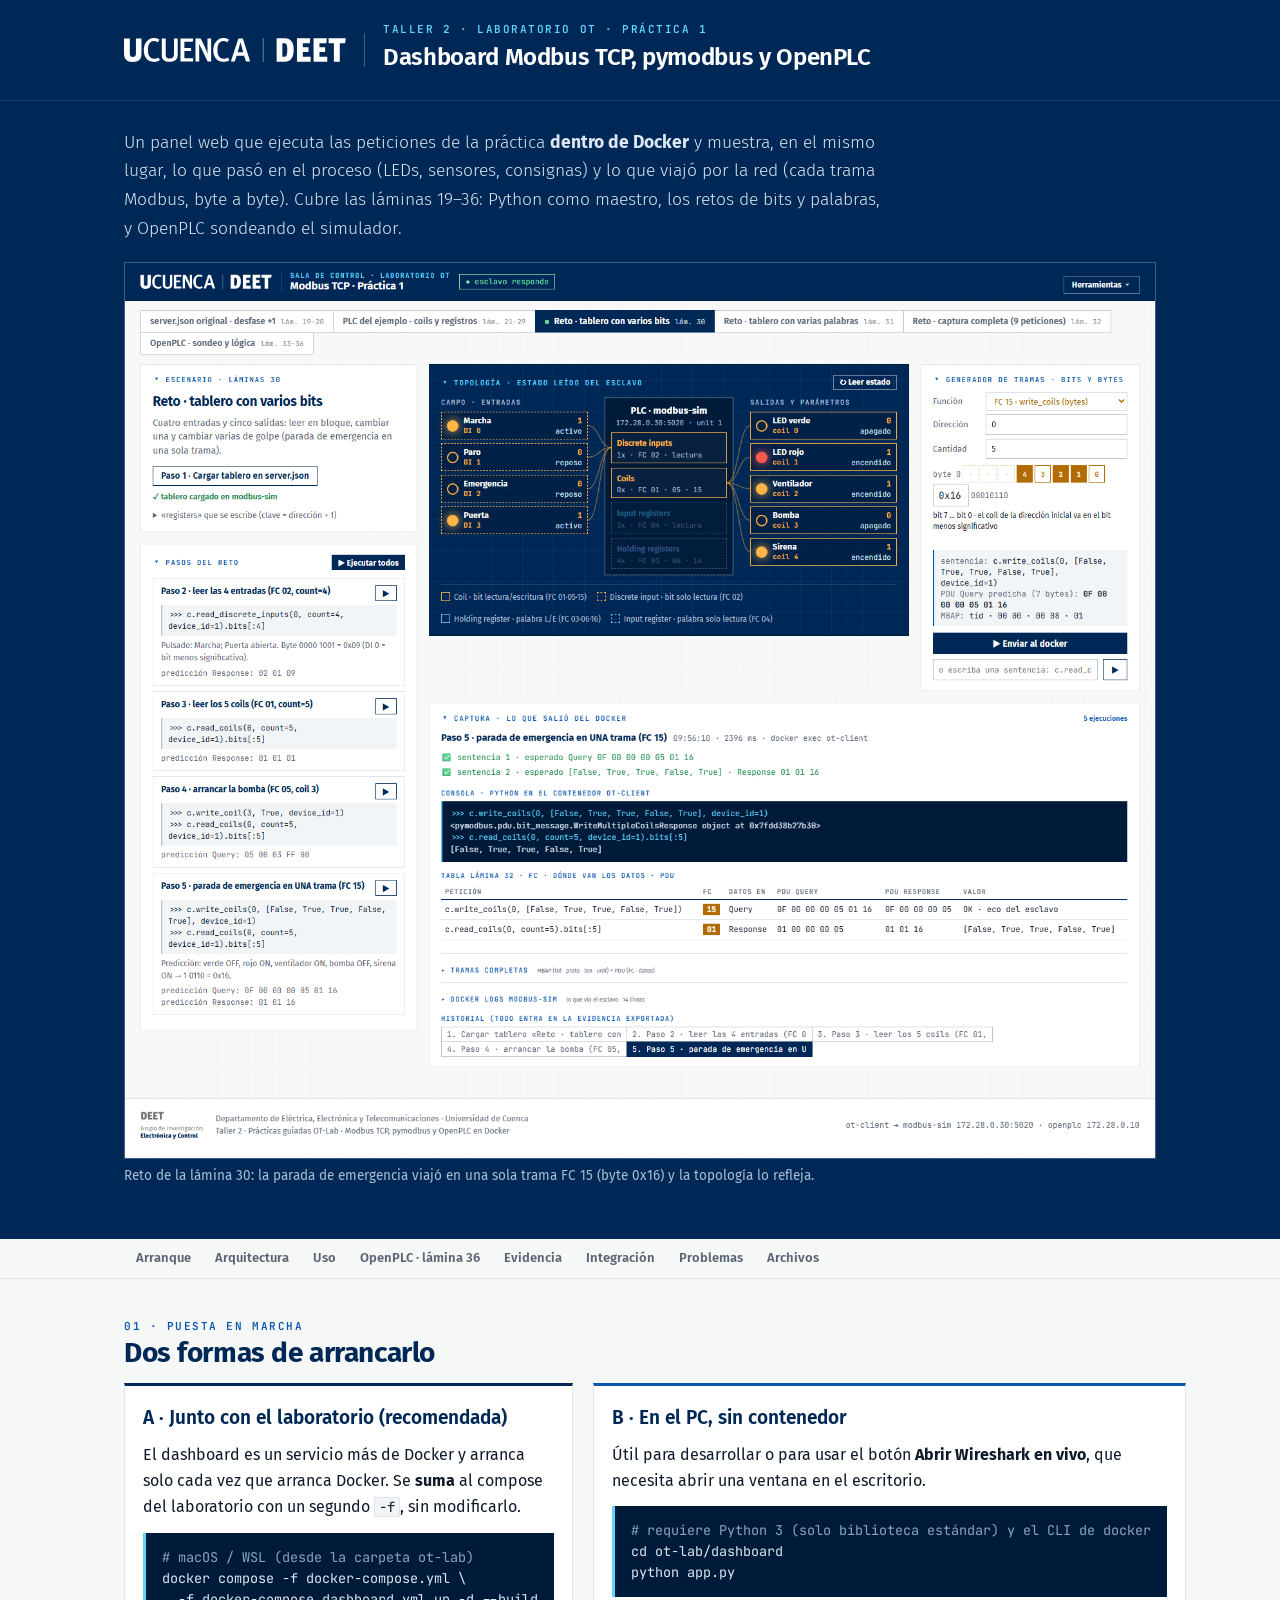
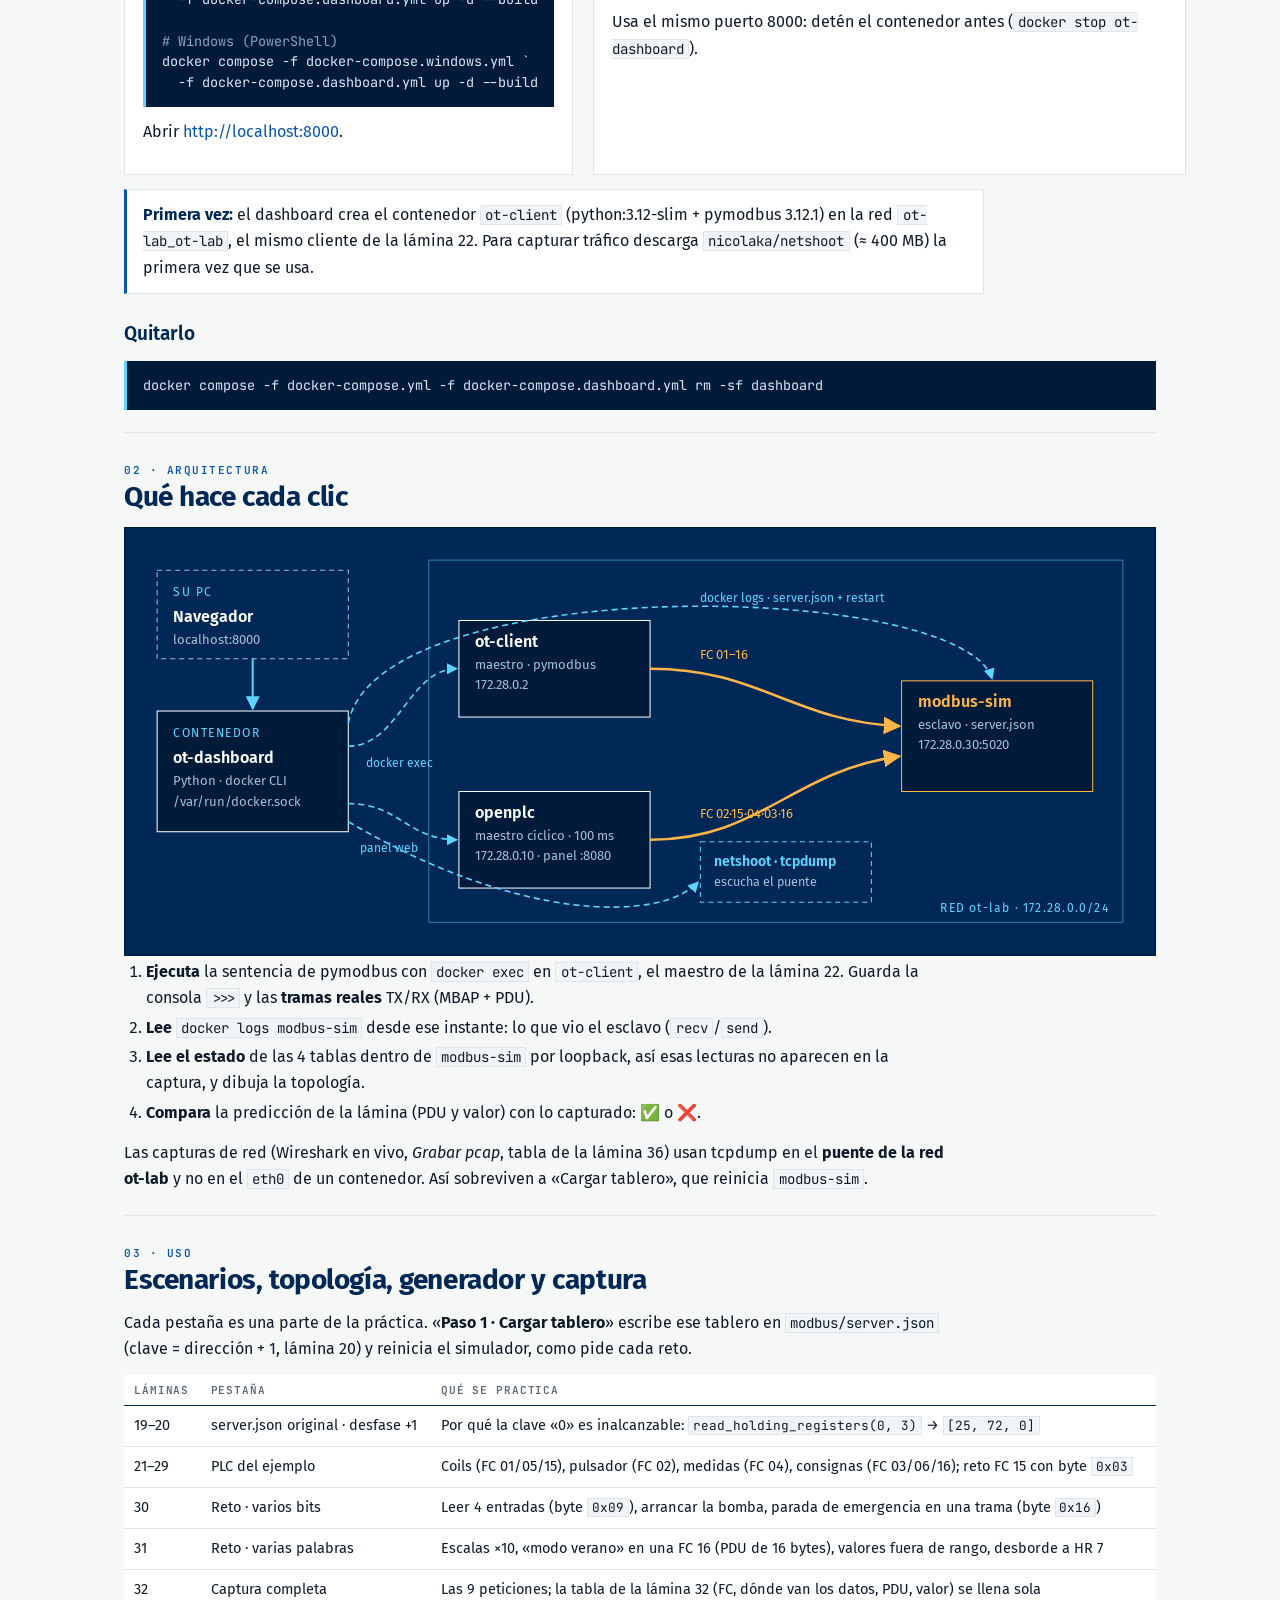
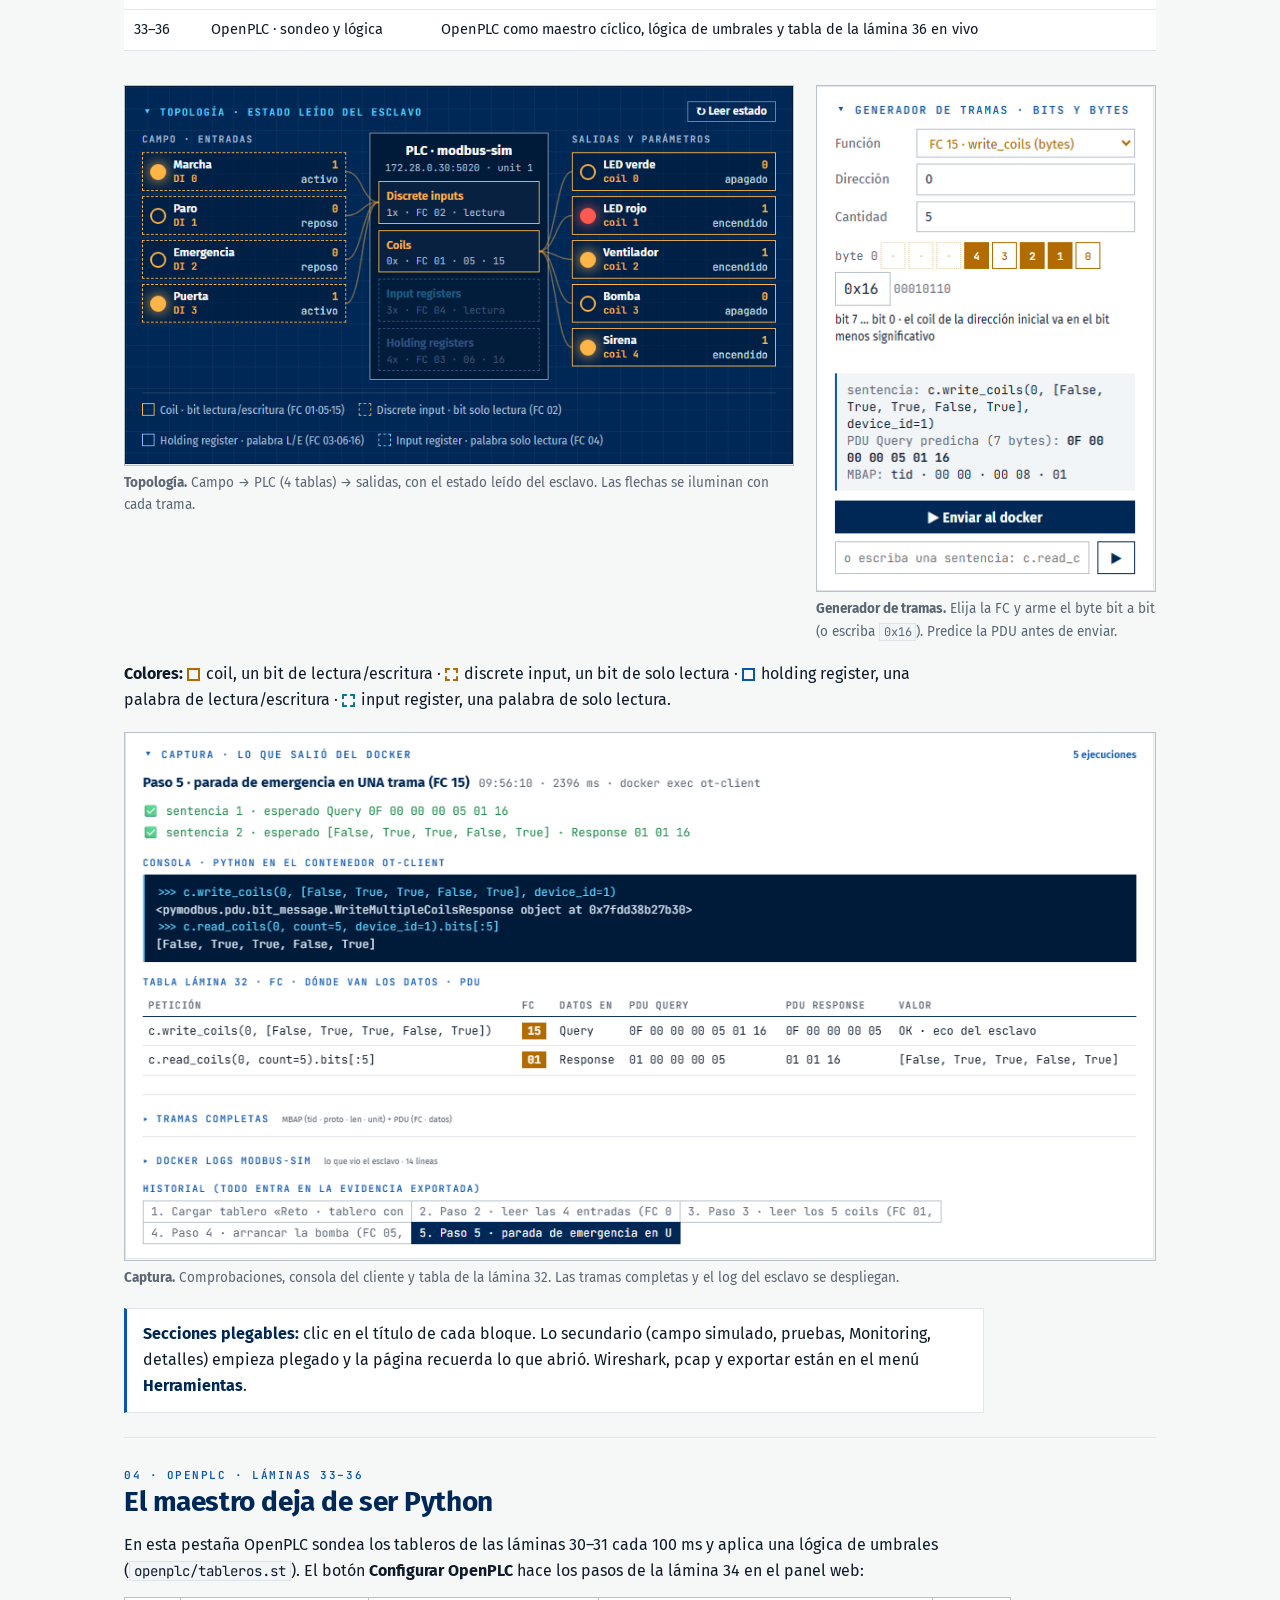
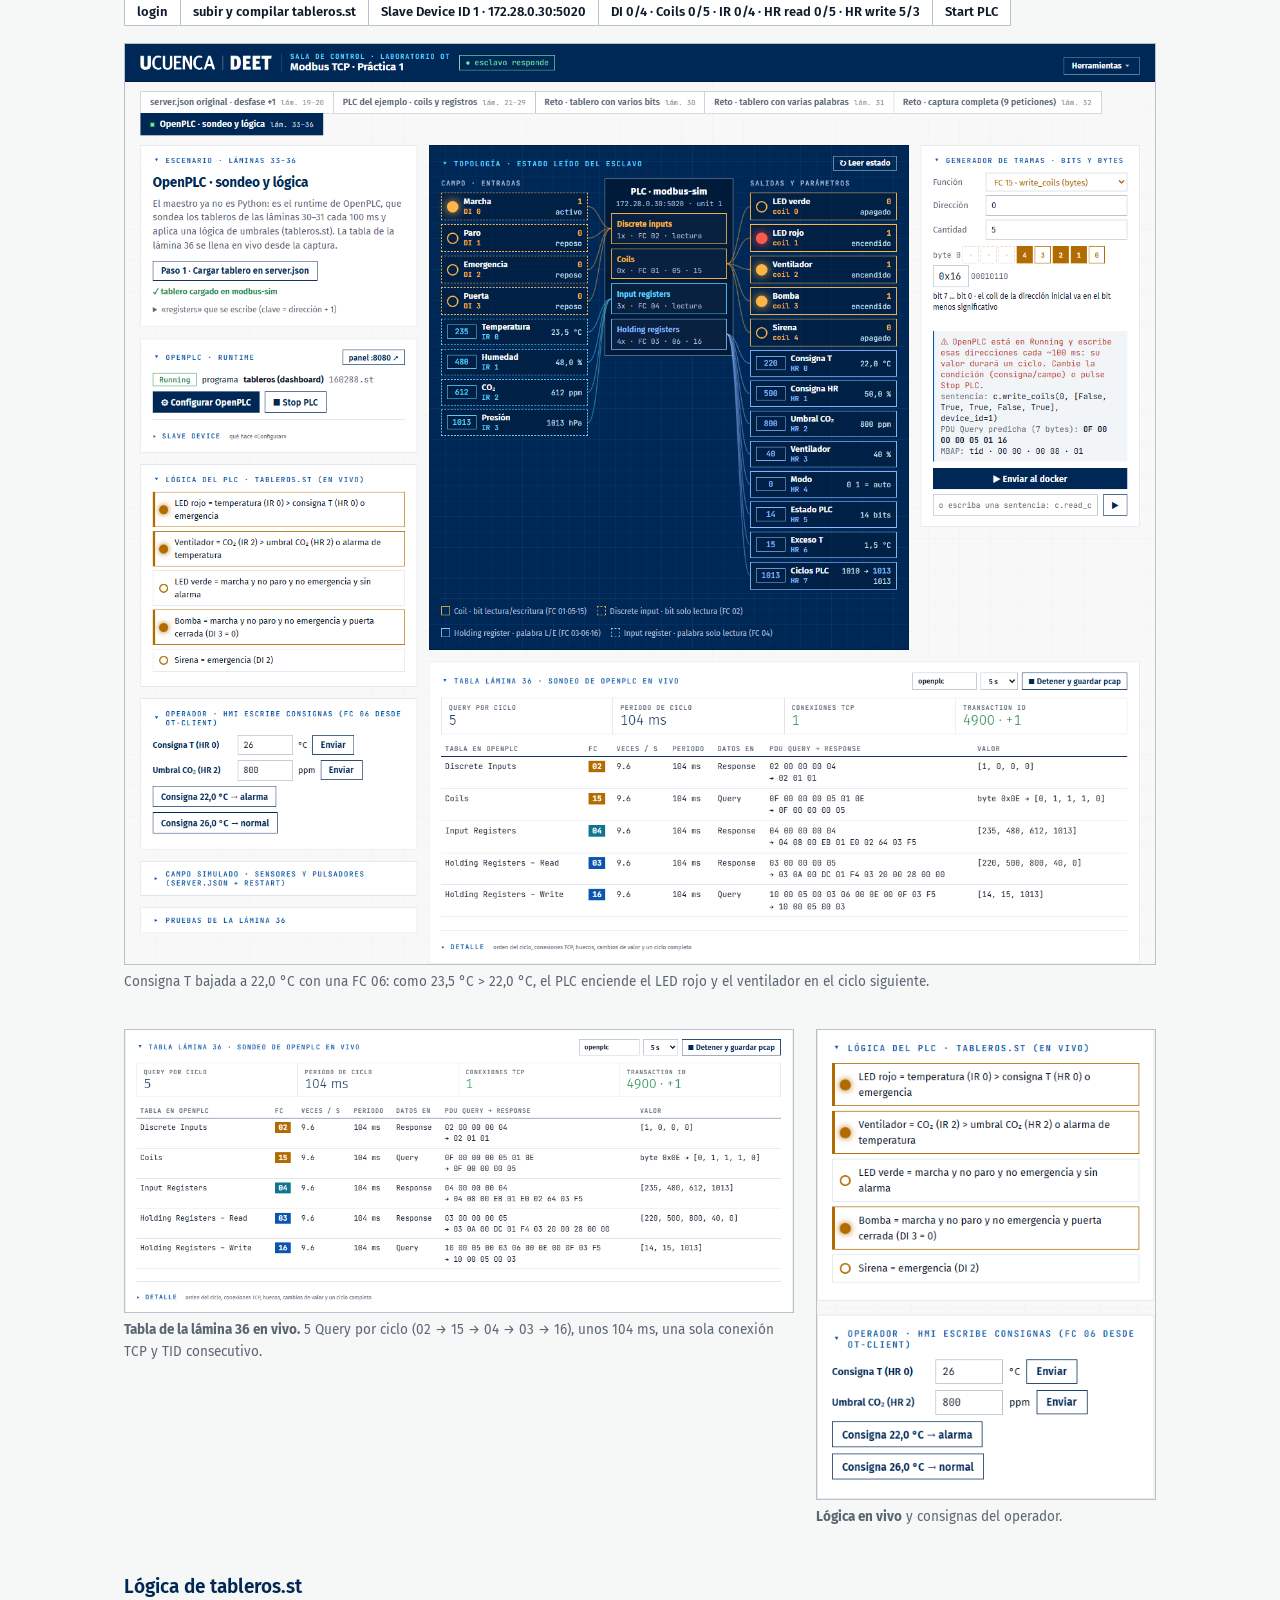
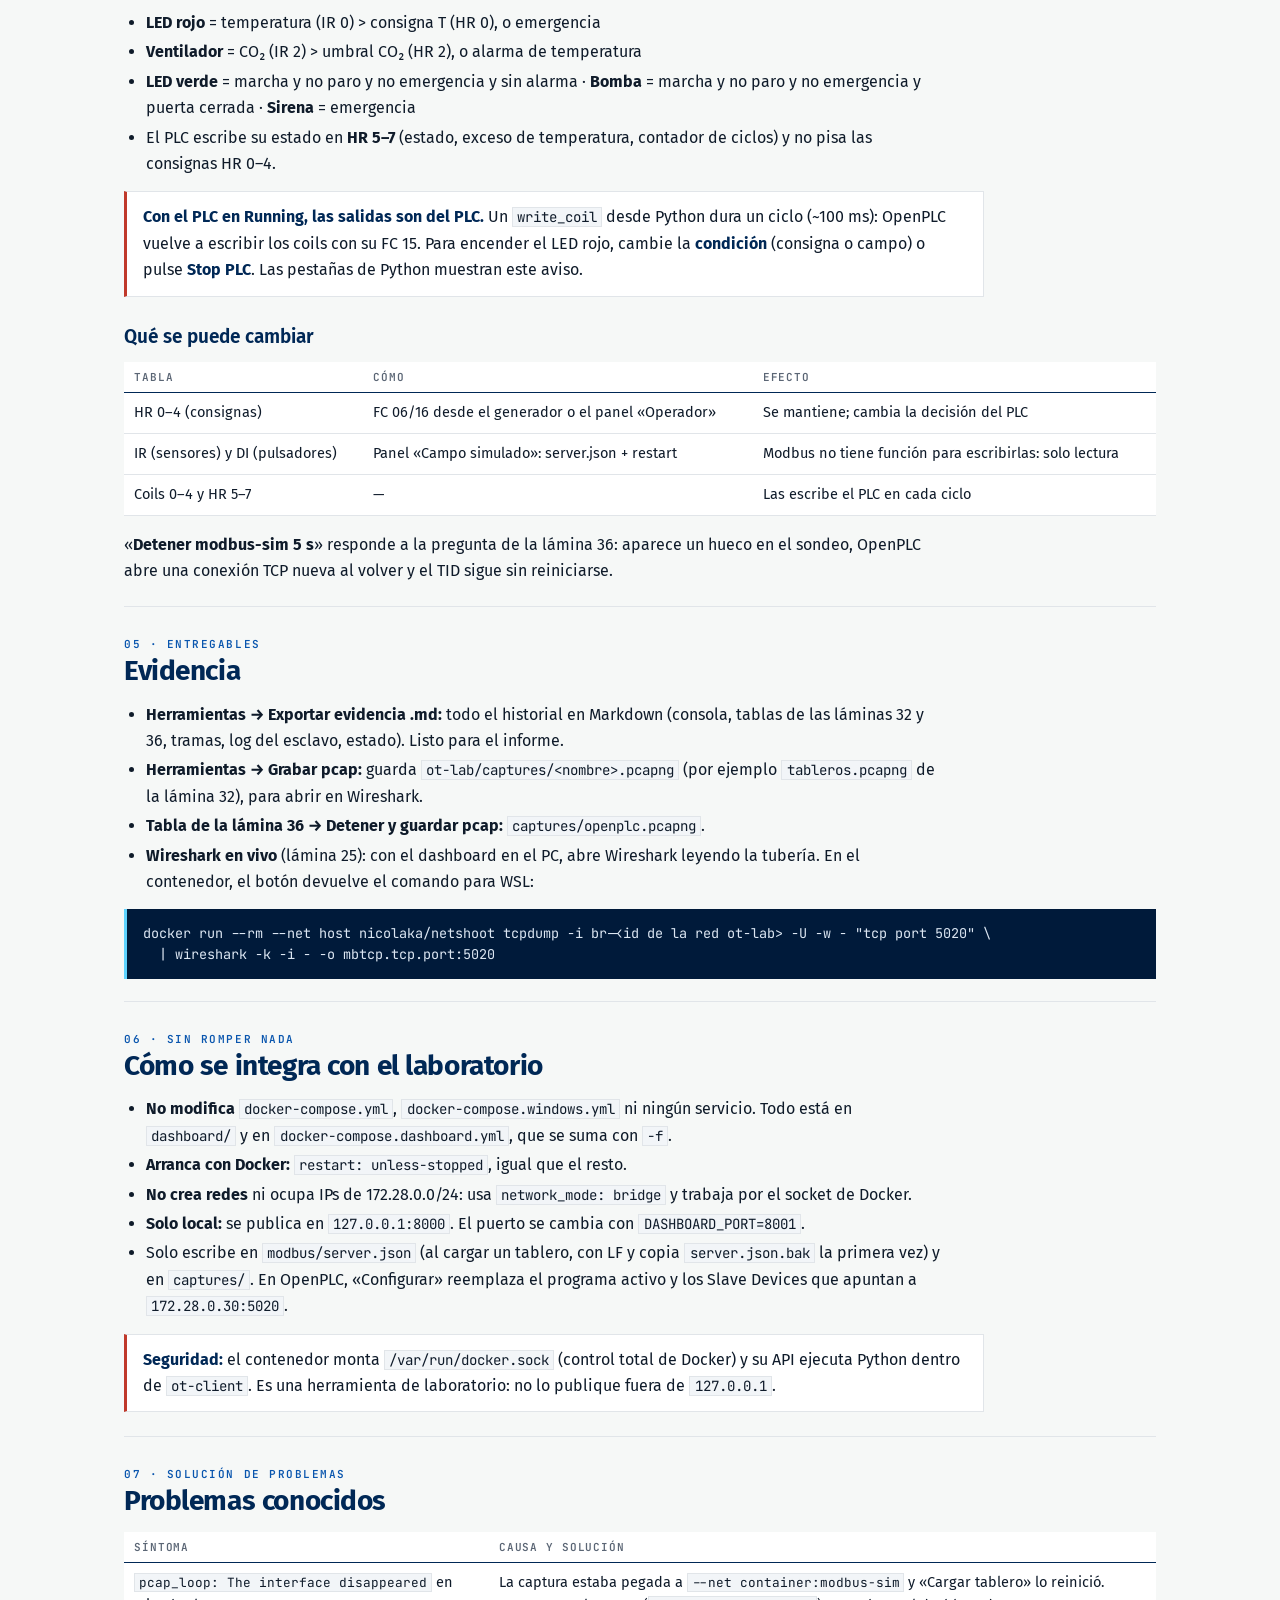
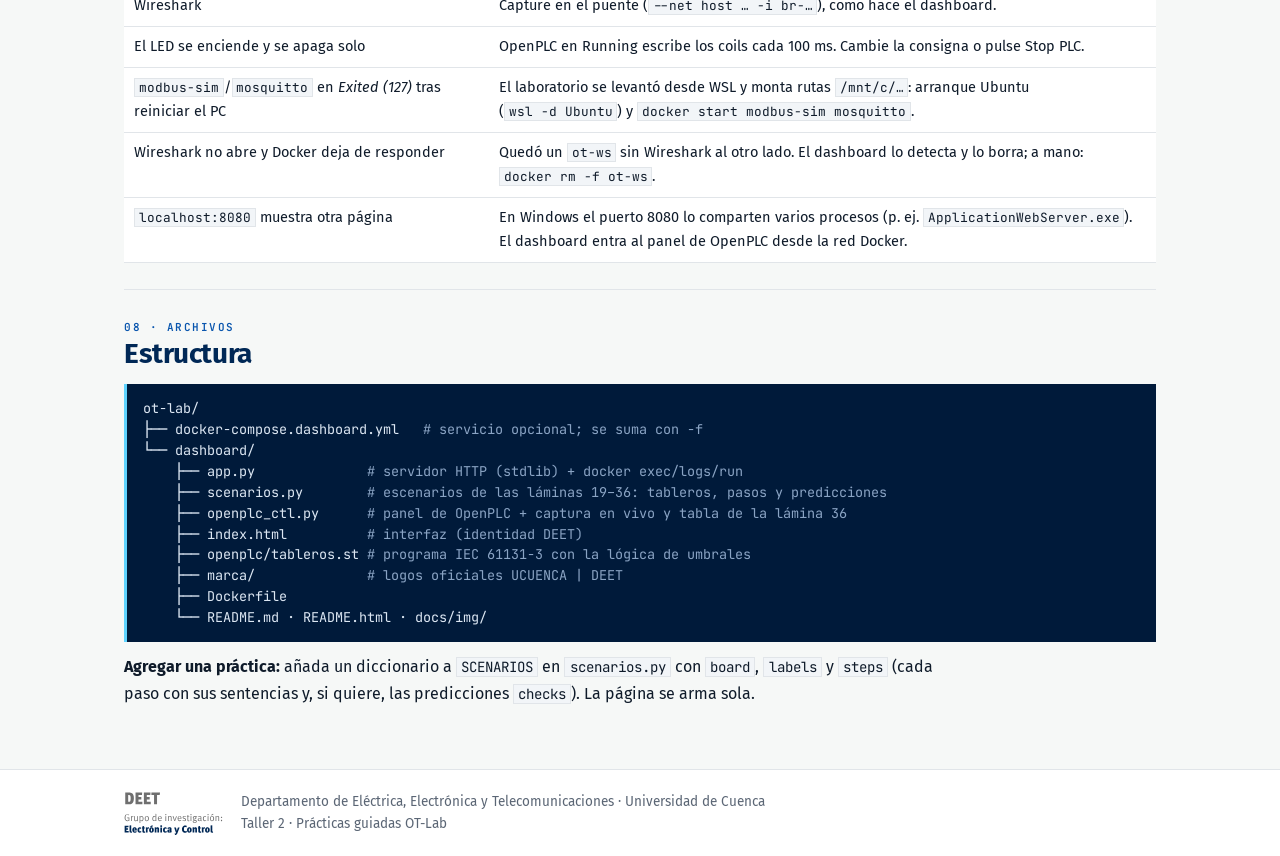
<file: dashboard/README.html>
<!doctype html>
<html lang="es">
<head>
<meta charset="utf-8">
<meta name="viewport" content="width=device-width, initial-scale=1">
<title>Dashboard OT-Lab · Práctica 1</title>
<link rel="preconnect" href="https://fonts.googleapis.com">
<link rel="stylesheet" href="https://fonts.googleapis.com/css2?family=Fira+Sans:wght@300;400;600;700&family=JetBrains+Mono:wght@400;600&display=swap">
<style>
  :root{
    --navy-900:#001a3a; --navy:#002856; --signal:#0a56ae; --cyan:#5fd4ff;
    --bg:#f6f8f7; --card:#fff; --soft:#f2f5f8; --line:#e1e5e9; --line-strong:#b9c1ca;
    --ink:#002856; --body:#0f1b2a; --gris:#5b6675; --amber:#b26b00; --ok:#1f8a4c; --bad:#c0392b;
    --sans:"Fira Sans","Segoe UI",system-ui,sans-serif; --mono:"JetBrains Mono",ui-monospace,Consolas,monospace;
  }
  *{box-sizing:border-box}
  html{scroll-behavior:smooth}
  body{margin:0;background:var(--bg);color:var(--body);font:16px/1.65 var(--sans);-webkit-font-smoothing:antialiased}
  a{color:var(--signal);text-decoration:none} a:hover{text-decoration:underline}
  code,pre,kbd{font-family:var(--mono)}
  code{font-size:.88em;background:var(--soft);border:1px solid var(--line);padding:0 .3em}
  pre{background:var(--navy-900);color:#dce7f3;padding:14px 16px;overflow-x:auto;font-size:13.5px;line-height:1.55;border-left:3px solid var(--cyan);margin:12px 0}
  pre .c{color:#8aa4c4}
  img{max-width:100%;display:block;border:1px solid var(--line-strong)}
  figure{margin:18px 0}
  figcaption{font-size:13.5px;color:var(--gris);margin-top:6px}

  header.top{background:var(--navy);color:#fff}
  header.top .in{max-width:1080px;margin:0 auto;padding:22px 24px;display:flex;gap:18px;align-items:center;flex-wrap:wrap}
  header.top .logo{height:24px;border:0}
  header.top .sep{width:1px;height:34px;background:rgba(255,255,255,.25)}
  .lbl{font:600 11px var(--mono);letter-spacing:.14em;text-transform:uppercase;color:var(--signal)}
  header.top .lbl{color:var(--cyan)}
  header.top h1{margin:2px 0 0;font-size:24px;font-weight:600;letter-spacing:-.015em}

  .hero{background:var(--navy);color:#dce7f3;border-top:1px solid rgba(255,255,255,.12)}
  .hero .in{max-width:1080px;margin:0 auto;padding:28px 24px 34px}
  .hero p{max-width:760px;margin:0 0 18px;font-size:17.5px;font-weight:300}
  .hero img{border-color:rgba(255,255,255,.25)}

  nav.toc{position:sticky;top:0;z-index:5;background:rgba(246,248,247,.95);backdrop-filter:blur(6px);border-bottom:1px solid var(--line)}
  nav.toc .in{max-width:1080px;margin:0 auto;padding:0 24px;display:flex;overflow-x:auto}
  nav.toc a{font:600 13px var(--sans);color:var(--gris);padding:11px 12px;white-space:nowrap;border-bottom:2px solid transparent}
  nav.toc a:hover{color:var(--ink);border-bottom-color:var(--ink);text-decoration:none}

  main{max-width:1080px;margin:0 auto;padding:10px 24px 40px}
  section{padding:30px 0 10px;border-bottom:1px solid var(--line)}
  section:last-child{border-bottom:0}
  h2{margin:4px 0 14px;color:var(--ink);font-size:28px;font-weight:700;letter-spacing:-.015em;line-height:1.15}
  h3{margin:24px 0 8px;color:var(--ink);font-size:19px;font-weight:600}
  p{margin:0 0 12px;max-width:820px}
  ul,ol{margin:0 0 14px;padding-left:22px;max-width:820px} li{margin:3px 0}

  .grid2{display:grid;grid-template-columns:1fr 1fr;gap:20px}
  .grid-side{display:grid;grid-template-columns:minmax(0,1fr) 340px;gap:22px;align-items:start}
  @media (max-width:820px){ .grid2,.grid-side{grid-template-columns:1fr} }
  .card{background:var(--card);border:1px solid var(--line);padding:16px 18px}
  .card h3{margin-top:0}
  .opt{border-top:3px solid var(--ink)} .opt.alt{border-top-color:var(--signal)}

  table{width:100%;border-collapse:collapse;font-size:14.5px;margin:10px 0 16px;background:var(--card)}
  th{text-align:left;font:600 11px var(--mono);letter-spacing:.08em;text-transform:uppercase;color:var(--gris);border-bottom:1px solid var(--ink);padding:8px 10px}
  td{border-bottom:1px solid var(--line);padding:8px 10px;vertical-align:top}
  td code{white-space:nowrap}

  .note{background:var(--card);border:1px solid var(--line);border-left:3px solid var(--signal);padding:12px 16px;margin:14px 0;max-width:860px}
  .note.warn{border-left-color:var(--bad)} .note.ok{border-left-color:var(--ok)}
  .note b{color:var(--ink)}
  .keys{display:flex;flex-wrap:wrap;gap:0;margin:8px 0 14px}
  .keys span{border:1px solid var(--line-strong);margin:0 -1px -1px 0;padding:6px 12px;font:600 13px var(--sans);background:var(--card)}
  .sw{display:inline-block;width:13px;height:13px;border:2px solid;vertical-align:-2px;margin-right:6px}
  .sw.d{border-style:dashed}

  .arch{background:var(--navy);border:1px solid var(--navy-900);padding:12px}
  .arch svg{width:100%;height:auto;display:block}
  .arch text{font-family:var(--sans)}

  footer{border-top:1px solid var(--line);background:var(--card)}
  footer .in{max-width:1080px;margin:0 auto;padding:20px 24px;display:flex;gap:18px;align-items:center;flex-wrap:wrap;color:var(--gris);font-size:13.5px}
  footer img{height:46px;border:0}
</style>
</head>
<body>

<header class="top"><div class="in">
  <img class="logo" src="marca/ucuenca-deet-blanco.svg" alt="Universidad de Cuenca · DEET">
  <span class="sep"></span>
  <div><div class="lbl">Taller 2 · Laboratorio OT · Práctica 1</div><h1>Dashboard Modbus TCP, pymodbus y OpenPLC</h1></div>
</div></header>

<div class="hero"><div class="in">
  <p>Un panel web que ejecuta las peticiones de la práctica <b>dentro de Docker</b> y muestra, en el mismo lugar,
    lo que pasó en el proceso (LEDs, sensores, consignas) y lo que viajó por la red (cada trama Modbus, byte a byte).
    Cubre las láminas 19–36: Python como maestro, los retos de bits y palabras, y OpenPLC sondeando el simulador.</p>
  <figure><img src="docs/img/vista-general.png" alt="Vista general del dashboard en el reto de bits">
    <figcaption style="color:#a9bdd4">Reto de la lámina 30: la parada de emergencia viajó en una sola trama FC 15 (byte 0x16) y la topología lo refleja.</figcaption></figure>
</div></div>

<nav class="toc"><div class="in">
  <a href="#arranque">Arranque</a><a href="#arquitectura">Arquitectura</a><a href="#uso">Uso</a>
  <a href="#openplc">OpenPLC · lámina 36</a><a href="#evidencia">Evidencia</a><a href="#integracion">Integración</a>
  <a href="#problemas">Problemas</a><a href="#archivos">Archivos</a>
</div></nav>

<main>

<section id="arranque">
  <div class="lbl">01 · Puesta en marcha</div>
  <h2>Dos formas de arrancarlo</h2>
  <div class="grid2">
    <div class="card opt">
      <h3>A · Junto con el laboratorio (recomendada)</h3>
      <p>El dashboard es un servicio más de Docker y arranca solo cada vez que arranca Docker. Se <b>suma</b> al compose del laboratorio con un segundo <code>-f</code>, sin modificarlo.</p>
<pre><span class="c"># macOS / WSL (desde la carpeta ot-lab)</span>
docker compose -f docker-compose.yml \
  -f docker-compose.dashboard.yml up -d --build

<span class="c"># Windows (PowerShell)</span>
docker compose -f docker-compose.windows.yml `
  -f docker-compose.dashboard.yml up -d --build</pre>
      <p>Abrir <a href="http://localhost:8000">http://localhost:8000</a>.</p>
    </div>
    <div class="card opt alt">
      <h3>B · En el PC, sin contenedor</h3>
      <p>Útil para desarrollar o para usar el botón <b>Abrir Wireshark en vivo</b>, que necesita abrir una ventana en el escritorio.</p>
<pre><span class="c"># requiere Python 3 (solo biblioteca estándar) y el CLI de docker</span>
cd ot-lab/dashboard
python app.py</pre>
      <p>Usa el mismo puerto 8000: detén el contenedor antes (<code>docker stop ot-dashboard</code>).</p>
    </div>
  </div>
  <div class="note"><b>Primera vez:</b> el dashboard crea el contenedor <code>ot-client</code> (python:3.12-slim + pymodbus 3.12.1) en la red <code>ot-lab_ot-lab</code>,
    el mismo cliente de la lámina 22. Para capturar tráfico descarga <code>nicolaka/netshoot</code> (≈ 400 MB) la primera vez que se usa.</div>
  <h3>Quitarlo</h3>
<pre>docker compose -f docker-compose.yml -f docker-compose.dashboard.yml rm -sf dashboard</pre>
</section>

<section id="arquitectura">
  <div class="lbl">02 · Arquitectura</div>
  <h2>Qué hace cada clic</h2>
  <div class="arch">
    <svg viewBox="0 0 1000 400" role="img" aria-label="Diagrama de arquitectura">
      <defs>
        <marker id="a" viewBox="0 0 10 10" refX="9" refY="5" markerWidth="7" markerHeight="7" orient="auto"><path d="M0,0 L10,5 L0,10 z" fill="#5fd4ff"/></marker>
        <marker id="b" viewBox="0 0 10 10" refX="9" refY="5" markerWidth="7" markerHeight="7" orient="auto"><path d="M0,0 L10,5 L0,10 z" fill="#ffb547"/></marker>
      </defs>
      <!-- PC -->
      <rect x="20" y="30" width="190" height="88" fill="none" stroke="#a9bdd4" stroke-dasharray="5 4"/>
      <text x="36" y="56" fill="#5fd4ff" font-size="12" font-family="JetBrains Mono" letter-spacing="1.5">SU PC</text>
      <text x="36" y="82" fill="#fff" font-size="16" font-weight="600">Navegador</text>
      <text x="36" y="103" fill="#a9bdd4" font-size="13">localhost:8000</text>
      <!-- dashboard -->
      <rect x="20" y="170" width="190" height="120" fill="#001a3a" stroke="#fff"/>
      <text x="36" y="196" fill="#5fd4ff" font-size="12" font-family="JetBrains Mono" letter-spacing="1.5">CONTENEDOR</text>
      <text x="36" y="222" fill="#fff" font-size="16" font-weight="600">ot-dashboard</text>
      <text x="36" y="244" fill="#a9bdd4" font-size="13">Python · docker CLI</text>
      <text x="36" y="264" fill="#a9bdd4" font-size="13">/var/run/docker.sock</text>
      <line x1="115" y1="118" x2="115" y2="168" stroke="#5fd4ff" stroke-width="2" marker-end="url(#a)"/>
      <!-- red ot-lab -->
      <rect x="290" y="20" width="690" height="360" fill="none" stroke="#5fd4ff" stroke-opacity=".5"/>
      <text x="966" y="370" text-anchor="end" fill="#5fd4ff" font-size="12" font-family="JetBrains Mono" letter-spacing="1.2">RED ot-lab · 172.28.0.0/24</text>
      <!-- ot-client -->
      <rect x="320" y="80" width="190" height="96" fill="#001a3a" stroke="#fff"/>
      <text x="336" y="106" fill="#fff" font-size="16" font-weight="600">ot-client</text>
      <text x="336" y="128" fill="#a9bdd4" font-size="13">maestro · pymodbus</text>
      <text x="336" y="148" fill="#a9bdd4" font-size="13">172.28.0.2</text>
      <!-- modbus-sim -->
      <rect x="760" y="140" width="190" height="110" fill="#001a3a" stroke="#ffb547"/>
      <text x="776" y="166" fill="#ffb547" font-size="16" font-weight="600">modbus-sim</text>
      <text x="776" y="188" fill="#a9bdd4" font-size="13">esclavo · server.json</text>
      <text x="776" y="208" fill="#a9bdd4" font-size="13">172.28.0.30:5020</text>
      <!-- openplc -->
      <rect x="320" y="250" width="190" height="96" fill="#001a3a" stroke="#fff"/>
      <text x="336" y="276" fill="#fff" font-size="16" font-weight="600">openplc</text>
      <text x="336" y="298" fill="#a9bdd4" font-size="13">maestro cíclico · 100 ms</text>
      <text x="336" y="318" fill="#a9bdd4" font-size="13">172.28.0.10 · panel :8080</text>
      <!-- netshoot -->
      <rect x="560" y="300" width="170" height="60" fill="none" stroke="#5fd4ff" stroke-dasharray="5 4"/>
      <text x="574" y="324" fill="#5fd4ff" font-size="14" font-weight="600">netshoot · tcpdump</text>
      <text x="574" y="344" fill="#a9bdd4" font-size="12.5">escucha el puente</text>
      <!-- flechas Modbus -->
      <path d="M510,128 C620,128 650,180 758,185" fill="none" stroke="#ffb547" stroke-width="2.5" marker-end="url(#b)"/>
      <text x="560" y="118" fill="#ffb547" font-size="13" font-family="JetBrains Mono">FC 01–16</text>
      <path d="M510,298 C620,298 650,230 758,215" fill="none" stroke="#ffb547" stroke-width="2.5" marker-end="url(#b)"/>
      <text x="560" y="276" fill="#ffb547" font-size="13" font-family="JetBrains Mono">FC 02·15·04·03·16</text>
      <!-- flechas control -->
      <path d="M210,205 C260,205 270,128 318,128" fill="none" stroke="#5fd4ff" stroke-width="1.6" stroke-dasharray="6 4" marker-end="url(#a)"/>
      <text x="228" y="226" fill="#5fd4ff" font-size="12">docker exec</text>
      <path d="M210,262 C260,262 270,298 318,298" fill="none" stroke="#5fd4ff" stroke-width="1.6" stroke-dasharray="6 4" marker-end="url(#a)"/>
      <text x="222" y="310" fill="#5fd4ff" font-size="12">panel web</text>
      <path d="M210,280 C380,380 520,380 558,340" fill="none" stroke="#5fd4ff" stroke-width="1.6" stroke-dasharray="6 4" marker-end="url(#a)"/>
      <path d="M210,182 C240,30 820,40 850,138" fill="none" stroke="#5fd4ff" stroke-width="1.6" stroke-dasharray="6 4" marker-end="url(#a)"/>
      <text x="560" y="62" fill="#5fd4ff" font-size="12">docker logs · server.json + restart</text>
    </svg>
  </div>
  <ol>
    <li><b>Ejecuta</b> la sentencia de pymodbus con <code>docker exec</code> en <code>ot-client</code>, el maestro de la lámina 22. Guarda la consola <code>&gt;&gt;&gt;</code> y las <b>tramas reales</b> TX/RX (MBAP + PDU).</li>
    <li><b>Lee</b> <code>docker logs modbus-sim</code> desde ese instante: lo que vio el esclavo (<code>recv</code>/<code>send</code>).</li>
    <li><b>Lee el estado</b> de las 4 tablas dentro de <code>modbus-sim</code> por loopback, así esas lecturas no aparecen en la captura, y dibuja la topología.</li>
    <li><b>Compara</b> la predicción de la lámina (PDU y valor) con lo capturado: ✅ o ❌.</li>
  </ol>
  <p>Las capturas de red (Wireshark en vivo, <i>Grabar pcap</i>, tabla de la lámina 36) usan tcpdump en el <b>puente de la red ot-lab</b>
    y no en el <code>eth0</code> de un contenedor. Así sobreviven a «Cargar tablero», que reinicia <code>modbus-sim</code>.</p>
</section>

<section id="uso">
  <div class="lbl">03 · Uso</div>
  <h2>Escenarios, topología, generador y captura</h2>
  <p>Cada pestaña es una parte de la práctica. «<b>Paso 1 · Cargar tablero</b>» escribe ese tablero en <code>modbus/server.json</code>
    (clave = dirección + 1, lámina 20) y reinicia el simulador, como pide cada reto.</p>
  <table>
    <tr><th>Láminas</th><th>Pestaña</th><th>Qué se practica</th></tr>
    <tr><td>19–20</td><td>server.json original · desfase +1</td><td>Por qué la clave «0» es inalcanzable: <code>read_holding_registers(0, 3)</code> → <code>[25, 72, 0]</code></td></tr>
    <tr><td>21–29</td><td>PLC del ejemplo</td><td>Coils (FC 01/05/15), pulsador (FC 02), medidas (FC 04), consignas (FC 03/06/16); reto FC 15 con byte <code>0x03</code></td></tr>
    <tr><td>30</td><td>Reto · varios bits</td><td>Leer 4 entradas (byte <code>0x09</code>), arrancar la bomba, parada de emergencia en una trama (byte <code>0x16</code>)</td></tr>
    <tr><td>31</td><td>Reto · varias palabras</td><td>Escalas ×10, «modo verano» en una FC 16 (PDU de 16 bytes), valores fuera de rango, desborde a HR 7</td></tr>
    <tr><td>32</td><td>Captura completa</td><td>Las 9 peticiones; la tabla de la lámina 32 (FC, dónde van los datos, PDU, valor) se llena sola</td></tr>
    <tr><td>33–36</td><td>OpenPLC · sondeo y lógica</td><td>OpenPLC como maestro cíclico, lógica de umbrales y tabla de la lámina 36 en vivo</td></tr>
  </table>

  <div class="grid-side">
    <figure><img src="docs/img/topologia.png" alt="Topología">
      <figcaption><b>Topología.</b> Campo → PLC (4 tablas) → salidas, con el estado leído del esclavo. Las flechas se iluminan con cada trama.</figcaption></figure>
    <figure><img src="docs/img/generador.png" alt="Generador de tramas">
      <figcaption><b>Generador de tramas.</b> Elija la FC y arme el byte bit a bit (o escriba <code>0x16</code>). Predice la PDU antes de enviar.</figcaption></figure>
  </div>
  <p><b>Colores:</b>
    <span class="sw" style="border-color:#b26b00"></span>coil, un bit de lectura/escritura ·
    <span class="sw d" style="border-color:#b26b00"></span>discrete input, un bit de solo lectura ·
    <span class="sw" style="border-color:#0a56ae"></span>holding register, una palabra de lectura/escritura ·
    <span class="sw d" style="border-color:#0e7490"></span>input register, una palabra de solo lectura.</p>
  <figure><img src="docs/img/captura-python.png" alt="Captura de una ejecución">
    <figcaption><b>Captura.</b> Comprobaciones, consola del cliente y tabla de la lámina 32. Las tramas completas y el log del esclavo se despliegan.</figcaption></figure>
  <div class="note"><b>Secciones plegables:</b> clic en el título de cada bloque. Lo secundario (campo simulado, pruebas, Monitoring, detalles) empieza plegado
    y la página recuerda lo que abrió. Wireshark, pcap y exportar están en el menú <b>Herramientas</b>.</div>
</section>

<section id="openplc">
  <div class="lbl">04 · OpenPLC · láminas 33–36</div>
  <h2>El maestro deja de ser Python</h2>
  <p>En esta pestaña OpenPLC sondea los tableros de las láminas 30–31 cada 100 ms y aplica una lógica de umbrales
    (<code>openplc/tableros.st</code>). El botón <b>Configurar OpenPLC</b> hace los pasos de la lámina 34 en el panel web:</p>
  <div class="keys"><span>login</span><span>subir y compilar tableros.st</span><span>Slave Device ID 1 · 172.28.0.30:5020</span><span>DI 0/4 · Coils 0/5 · IR 0/4 · HR read 0/5 · HR write 5/3</span><span>Start PLC</span></div>
  <figure><img src="docs/img/vista-openplc.png" alt="Pestaña OpenPLC">
    <figcaption>Consigna T bajada a 22,0 °C con una FC 06: como 23,5 °C &gt; 22,0 °C, el PLC enciende el LED rojo y el ventilador en el ciclo siguiente.</figcaption></figure>
  <div class="grid-side">
    <figure><img src="docs/img/tabla-lamina36.png" alt="Tabla de la lámina 36 en vivo">
      <figcaption><b>Tabla de la lámina 36 en vivo.</b> 5 Query por ciclo (02 → 15 → 04 → 03 → 16), unos 104 ms, una sola conexión TCP y TID consecutivo.</figcaption></figure>
    <figure><img src="docs/img/logica-operador.png" alt="Lógica y operador">
      <figcaption><b>Lógica en vivo</b> y consignas del operador.</figcaption></figure>
  </div>
  <h3>Lógica de tableros.st</h3>
  <ul>
    <li><b>LED rojo</b> = temperatura (IR 0) &gt; consigna T (HR 0), o emergencia</li>
    <li><b>Ventilador</b> = CO₂ (IR 2) &gt; umbral CO₂ (HR 2), o alarma de temperatura</li>
    <li><b>LED verde</b> = marcha y no paro y no emergencia y sin alarma · <b>Bomba</b> = marcha y no paro y no emergencia y puerta cerrada · <b>Sirena</b> = emergencia</li>
    <li>El PLC escribe su estado en <b>HR 5–7</b> (estado, exceso de temperatura, contador de ciclos) y no pisa las consignas HR 0–4.</li>
  </ul>
  <div class="note warn"><b>Con el PLC en Running, las salidas son del PLC.</b> Un <code>write_coil</code> desde Python dura un ciclo (~100 ms):
    OpenPLC vuelve a escribir los coils con su FC 15. Para encender el LED rojo, cambie la <b>condición</b> (consigna o campo) o pulse <b>Stop PLC</b>.
    Las pestañas de Python muestran este aviso.</div>
  <h3>Qué se puede cambiar</h3>
  <table>
    <tr><th>Tabla</th><th>Cómo</th><th>Efecto</th></tr>
    <tr><td>HR 0–4 (consignas)</td><td>FC 06/16 desde el generador o el panel «Operador»</td><td>Se mantiene; cambia la decisión del PLC</td></tr>
    <tr><td>IR (sensores) y DI (pulsadores)</td><td>Panel «Campo simulado»: server.json + restart</td><td>Modbus no tiene función para escribirlas: solo lectura</td></tr>
    <tr><td>Coils 0–4 y HR 5–7</td><td>—</td><td>Las escribe el PLC en cada ciclo</td></tr>
  </table>
  <p>«<b>Detener modbus-sim 5 s</b>» responde a la pregunta de la lámina 36: aparece un hueco en el sondeo, OpenPLC abre una conexión TCP nueva al volver y el TID sigue sin reiniciarse.</p>
</section>

<section id="evidencia">
  <div class="lbl">05 · Entregables</div>
  <h2>Evidencia</h2>
  <ul>
    <li><b>Herramientas → Exportar evidencia .md:</b> todo el historial en Markdown (consola, tablas de las láminas 32 y 36, tramas, log del esclavo, estado). Listo para el informe.</li>
    <li><b>Herramientas → Grabar pcap:</b> guarda <code>ot-lab/captures/&lt;nombre&gt;.pcapng</code> (por ejemplo <code>tableros.pcapng</code> de la lámina 32), para abrir en Wireshark.</li>
    <li><b>Tabla de la lámina 36 → Detener y guardar pcap:</b> <code>captures/openplc.pcapng</code>.</li>
    <li><b>Wireshark en vivo</b> (lámina 25): con el dashboard en el PC, abre Wireshark leyendo la tubería. En el contenedor, el botón devuelve el comando para WSL:</li>
  </ul>
<pre>docker run --rm --net host nicolaka/netshoot tcpdump -i br-&lt;id de la red ot-lab&gt; -U -w - "tcp port 5020" \
  | wireshark -k -i - -o mbtcp.tcp.port:5020</pre>
</section>

<section id="integracion">
  <div class="lbl">06 · Sin romper nada</div>
  <h2>Cómo se integra con el laboratorio</h2>
  <ul>
    <li><b>No modifica</b> <code>docker-compose.yml</code>, <code>docker-compose.windows.yml</code> ni ningún servicio. Todo está en <code>dashboard/</code> y en <code>docker-compose.dashboard.yml</code>, que se suma con <code>-f</code>.</li>
    <li><b>Arranca con Docker:</b> <code>restart: unless-stopped</code>, igual que el resto.</li>
    <li><b>No crea redes</b> ni ocupa IPs de 172.28.0.0/24: usa <code>network_mode: bridge</code> y trabaja por el socket de Docker.</li>
    <li><b>Solo local:</b> se publica en <code>127.0.0.1:8000</code>. El puerto se cambia con <code>DASHBOARD_PORT=8001</code>.</li>
    <li>Solo escribe en <code>modbus/server.json</code> (al cargar un tablero, con LF y copia <code>server.json.bak</code> la primera vez) y en <code>captures/</code>. En OpenPLC, «Configurar» reemplaza el programa activo y los Slave Devices que apuntan a <code>172.28.0.30:5020</code>.</li>
  </ul>
  <div class="note warn"><b>Seguridad:</b> el contenedor monta <code>/var/run/docker.sock</code> (control total de Docker) y su API ejecuta Python dentro de <code>ot-client</code>.
    Es una herramienta de laboratorio: no lo publique fuera de <code>127.0.0.1</code>.</div>
</section>

<section id="problemas">
  <div class="lbl">07 · Solución de problemas</div>
  <h2>Problemas conocidos</h2>
  <table>
    <tr><th>Síntoma</th><th>Causa y solución</th></tr>
    <tr><td><code>pcap_loop: The interface disappeared</code> en Wireshark</td><td>La captura estaba pegada a <code>--net container:modbus-sim</code> y «Cargar tablero» lo reinició. Capture en el puente (<code>--net host … -i br-…</code>), como hace el dashboard.</td></tr>
    <tr><td>El LED se enciende y se apaga solo</td><td>OpenPLC en Running escribe los coils cada 100 ms. Cambie la consigna o pulse Stop PLC.</td></tr>
    <tr><td><code>modbus-sim</code>/<code>mosquitto</code> en <i>Exited (127)</i> tras reiniciar el PC</td><td>El laboratorio se levantó desde WSL y monta rutas <code>/mnt/c/…</code>: arranque Ubuntu (<code>wsl -d Ubuntu</code>) y <code>docker start modbus-sim mosquitto</code>.</td></tr>
    <tr><td>Wireshark no abre y Docker deja de responder</td><td>Quedó un <code>ot-ws</code> sin Wireshark al otro lado. El dashboard lo detecta y lo borra; a mano: <code>docker rm -f ot-ws</code>.</td></tr>
    <tr><td><code>localhost:8080</code> muestra otra página</td><td>En Windows el puerto 8080 lo comparten varios procesos (p. ej. <code>ApplicationWebServer.exe</code>). El dashboard entra al panel de OpenPLC desde la red Docker.</td></tr>
  </table>
</section>

<section id="archivos">
  <div class="lbl">08 · Archivos</div>
  <h2>Estructura</h2>
<pre>ot-lab/
├── docker-compose.dashboard.yml   <span class="c"># servicio opcional; se suma con -f</span>
└── dashboard/
    ├── app.py              <span class="c"># servidor HTTP (stdlib) + docker exec/logs/run</span>
    ├── scenarios.py        <span class="c"># escenarios de las láminas 19–36: tableros, pasos y predicciones</span>
    ├── openplc_ctl.py      <span class="c"># panel de OpenPLC + captura en vivo y tabla de la lámina 36</span>
    ├── index.html          <span class="c"># interfaz (identidad DEET)</span>
    ├── openplc/tableros.st <span class="c"># programa IEC 61131-3 con la lógica de umbrales</span>
    ├── marca/              <span class="c"># logos oficiales UCUENCA | DEET</span>
    ├── Dockerfile
    └── README.md · README.html · docs/img/</pre>
  <p><b>Agregar una práctica:</b> añada un diccionario a <code>SCENARIOS</code> en <code>scenarios.py</code> con <code>board</code>, <code>labels</code> y <code>steps</code>
    (cada paso con sus sentencias y, si quiere, las predicciones <code>checks</code>). La página se arma sola.</p>
</section>

</main>

<footer><div class="in">
  <img src="marca/grupo-electronica-control.svg" alt="Grupo de investigación Electrónica y Control">
  <span>Departamento de Eléctrica, Electrónica y Telecomunicaciones · Universidad de Cuenca<br>Taller 2 · Prácticas guiadas OT-Lab</span>
</div></footer>
</body>
</html>
</file>
